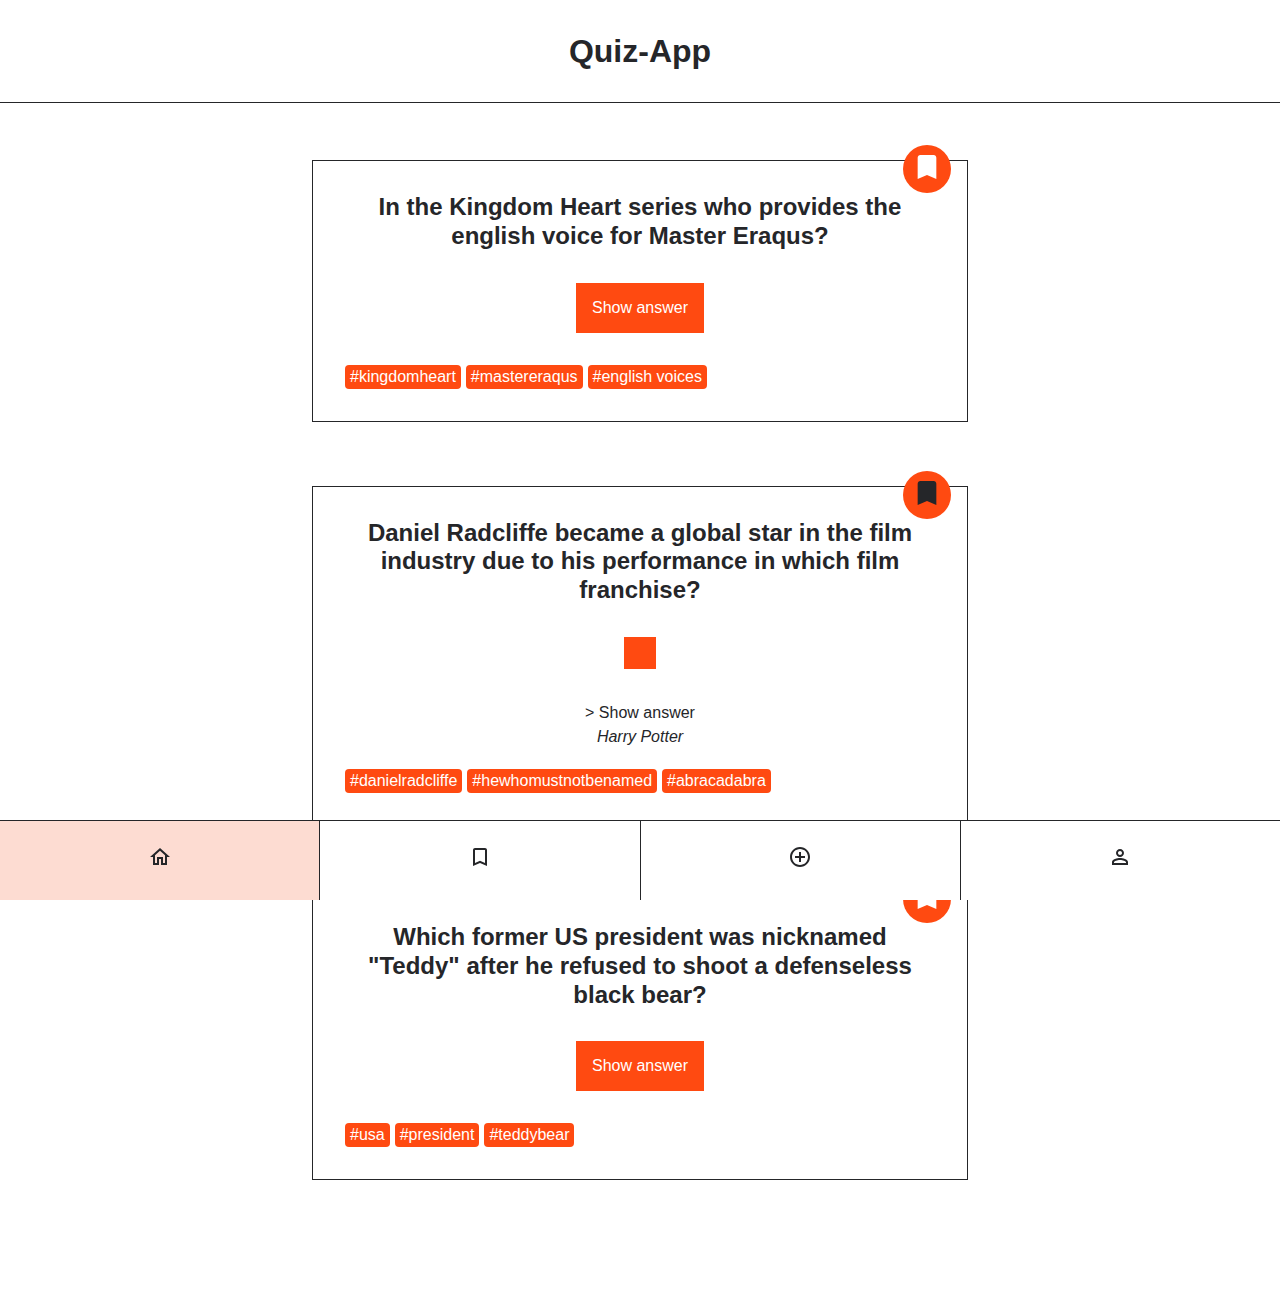
<file: index.html>
<!DOCTYPE html>
<html lang="en">
  <head>
    <meta charset="UTF-8" />
    <meta http-equiv="X-UA-Compatible" content="IE=edge" />
    <meta name="viewport" content="width=device-width, initial-scale=1.0" />
    <title>Quiz-App</title>
    <link rel="stylesheet" href="./styles.css" />
    <script src="./index.js" defer></script>
  </head>
  <body>
    <header class="header">
      <h1 class="header__title">Quiz-App</h1>
    </header>
    <main>
      <ul class="card-list">
        <!--
                FIRST CARD
              -->
        <li class="card-list__item">
          <article class="card">
            <h2 class="card__question">
              In the Kingdom Heart series who provides the english voice for
              Master Eraqus?
            </h2>
            <button class="card__button-answer" type="button" data-js="card-answer-button">
              Show answer
            </button>
            <p class="card__answer" data-js="card-answer">Mark Hamill</p>
            <ul class="card__tag-list">
              <li class="card__tag-list-item">#kingdomheart</li>
              <li class="card__tag-list-item">#mastereraqus</li>
              <li class="card__tag-list-item">#english voices</li>
            </ul>
            <div class="card__button-bookmark">
              <button class="bookmark" aria-label="bookmark" type="button">
                <svg
                  class="bookmark__icon"
                  xmlns="http://www.w3.org/2000/svg"
                  viewbox="0 0 24 24"
                  data-js="bookmark"
                >
                  <path
                    d="M17 3H7c-1.1 0-2 .9-2 2v16l7-3 7 3V5c0-1.1-.9-2-2-2z"
                  />
                </svg>
              </button>
            </div>
          </article>
        </li>
        <!--
                SECOND CARD
              -->
        <li class="card-list__item">
          <article class="card">
            <h2 class="card__question">
              Daniel Radcliffe became a global star in the film industry due to
              his performance in which film franchise?
            </h2>
            <button
              class="card__button-answer"
              type="button">
              <!--data-js="card-answer-button"-->
            </button>
            >
              Show answer
            </button>
            <p class="card__answer card__answer--active">Harry Potter</p>
            <ul class="card__tag-list">
              <li class="card__tag-list-item">#danielradcliffe</li>
              <li class="card__tag-list-item">#hewhomustnotbenamed</li>
              <li class="card__tag-list-item">#abracadabra</li>
            </ul>
            <div class="card__button-bookmark">
              <button
                class="bookmark bookmark--active"
                aria-label="bookmark"
                type="button"
              >
                <svg
                  class="bookmark__icon"
                  xmlns="http://www.w3.org/2000/svg"
                  viewbox="0 0 24 24"
                >
                  <path
                    d="M17 3H7c-1.1 0-2 .9-2 2v16l7-3 7 3V5c0-1.1-.9-2-2-2z"
                  />
                </svg>
              </button>
            </div>
          </article>
        </li>
        <!--
                THIRD CARD
              -->
        <li class="card-list__item">
          <article class="card">
            <h2 class="card__question">
              Which former US president was nicknamed &quot;Teddy&quot; after he
              refused to shoot a defenseless black bear?
            </h2>
            <button class="card__button-answer" type="button">
              Show answer
            </button>
            <p class="card__answer">Theodore Roosevelt</p>
            <ul class="card__tag-list">
              <li class="card__tag-list-item">#usa</li>
              <li class="card__tag-list-item">#president</li>
              <li class="card__tag-list-item">#teddybear</li>
            </ul>
            <div class="card__button-bookmark">
              <button class="bookmark" aria-label="bookmark" type="button">
                <svg
                  class="bookmark__icon"
                  xmlns="http://www.w3.org/2000/svg"
                  viewbox="0 0 24 24"
                >
                  <path
                    d="M17 3H7c-1.1 0-2 .9-2 2v16l7-3 7 3V5c0-1.1-.9-2-2-2z"
                  />
                </svg>
              </button>
            </div>
          </article>
        </li>
      </ul>
    </main>

    <nav class="navigation">
      <ul class="navigation__list">
        <li class="navigation__list-item navigation__list-item--active">
          <a
            class="navigation__link"
            href="/index.html"
            aria-label="go to home page"
          >
            <svg
              xmlns="http://www.w3.org/2000/svg"
              height="24px"
              viewbox="0 0 24 24"
              width="24px"
            >
              <path
                d="M12 5.69l5 4.5V18h-2v-6H9v6H7v-7.81l5-4.5M12 3L2 12h3v8h6v-6h2v6h6v-8h3L12 3z"
              />
            </svg>
          </a>
        </li>
        <li class="navigation__list-item">
          <a
            class="navigation__link"
            href="/bookmarks.html"
            aria-label="go to bookmarks page"
          >
            <svg
              xmlns="http://www.w3.org/2000/svg"
              height="24px"
              viewbox="0 0 24 24"
              width="24px"
            >
              <path
                d="M17 3H7c-1.1 0-2 .9-2 2v16l7-3 7 3V5c0-1.1-.9-2-2-2zm0 15l-5-2.18L7 18V5h10v13z"
              />
            </svg>
          </a>
        </li>
        <li class="navigation__list-item">
          <a
            class="navigation__link"
            href="/form.html"
            aria-label="go to form page"
          >
            <svg
              xmlns="http://www.w3.org/2000/svg"
              height="24px"
              viewbox="0 0 24 24"
              width="24px"
            >
              <path
                d="M 12 2 C 6.4889971 2 2 6.4889971 2 12 C 2 17.511003 6.4889971 22 12 22 C 17.511003 22 22 17.511003 22 12 C 22 6.4889971 17.511003 2 12 2 z M 12 4 C 16.430123 4 20 7.5698774 20 12 C 20 16.430123 16.430123 20 12 20 C 7.5698774 20 4 16.430123 4 12 C 4 7.5698774 7.5698774 4 12 4 z M 11 7 L 11 11 L 7 11 L 7 13 L 11 13 L 11 17 L 13 17 L 13 13 L 17 13 L 17 11 L 13 11 L 13 7 L 11 7 z"
              />
            </svg>
          </a>
        </li>
        <li class="navigation__list-item">
          <a
            class="navigation__link"
            href="/profile.html"
            aria-label="go to profile page"
          >
            <svg
              xmlns="http://www.w3.org/2000/svg"
              height="24px"
              viewbox="0 0 24 24"
              width="24px"
            >
              <path
                d="M12 6c1.1 0 2 .9 2 2s-.9 2-2 2-2-.9-2-2 .9-2 2-2m0 9c2.7 0 5.8 1.29 6 2v1H6v-.99c.2-.72 3.3-2.01 6-2.01m0-11C9.79 4 8 5.79 8 8s1.79 4 4 4 4-1.79 4-4-1.79-4-4-4zm0 9c-2.67 0-8 1.34-8 4v3h16v-3c0-2.66-5.33-4-8-4z"
              />
            </svg>
          </a>
        </li>
      </ul>
    </nav>
  </body>
</html>
</file>
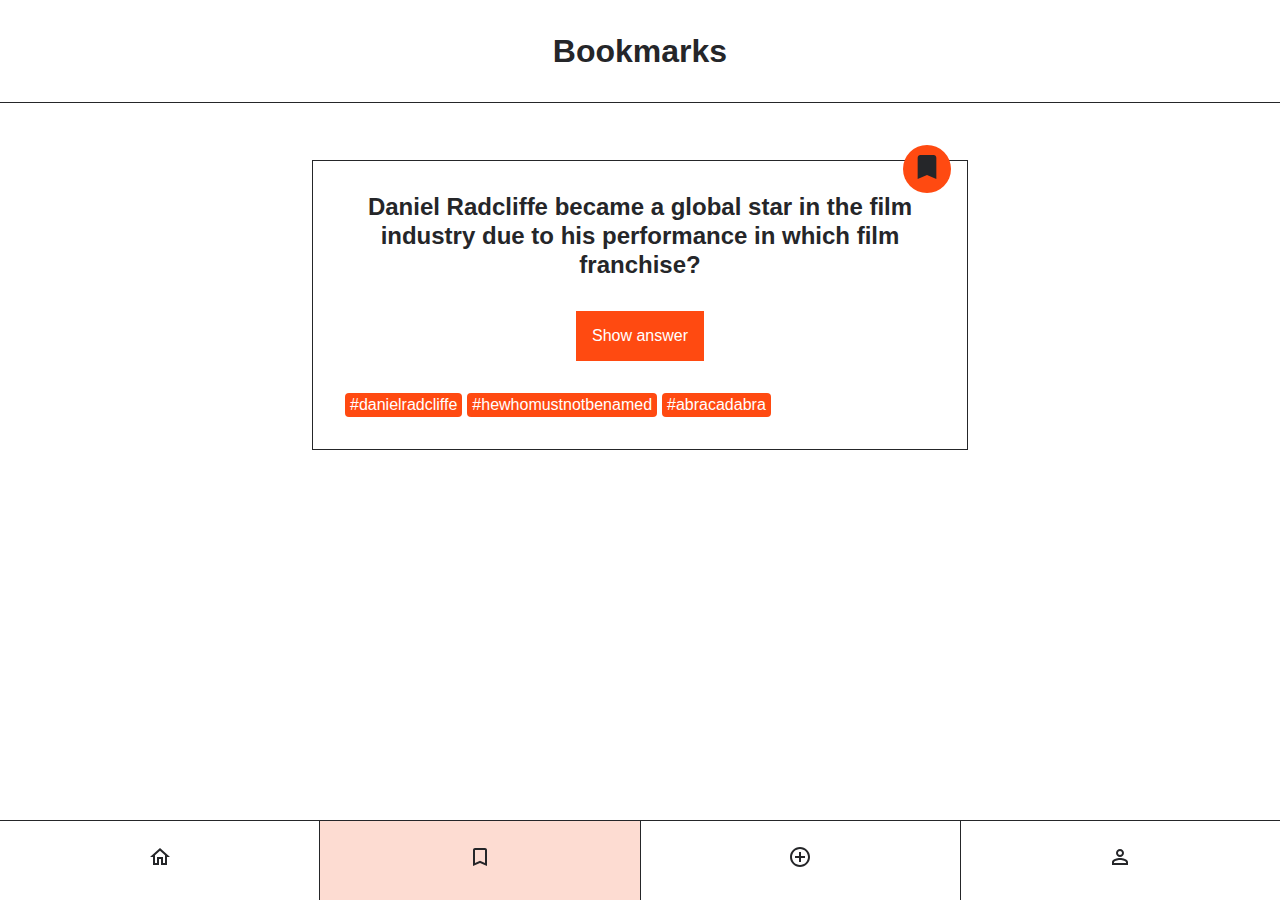
<file: bookmarks.html>
<!DOCTYPE html>
<html lang="en">
  <head>
    <meta charset="UTF-8" />
    <meta http-equiv="X-UA-Compatible" content="IE=edge" />
    <meta name="viewport" content="width=device-width, initial-scale=1.0" />
    <title>Quiz-App</title>
    <link rel="stylesheet" href="./styles.css" />
  </head>
  <body>
    <header class="header">
      <h1 class="header__title">Bookmarks</h1>
    </header>
    <main>
      <ul class="card-list">
        <li class="card-list__item">
          <article class="card">
            <h2 class="card__question">
              Daniel Radcliffe became a global star in the film industry due to
              his performance in which film franchise?
            </h2>
            <button class="card__button-answer" type="button">
              Show answer
            </button>
            <p class="card__answer">Harry Potter</p>
            <ul class="card__tag-list">
              <li class="card__tag-list-item">#danielradcliffe</li>
              <li class="card__tag-list-item">#hewhomustnotbenamed</li>
              <li class="card__tag-list-item">#abracadabra</li>
            </ul>
            <div class="card__button-bookmark">
              <button
                class="bookmark bookmark--active"
                aria-label="bookmark"
                type="button"
              >
                <svg
                  class="bookmark__icon"
                  xmlns="http://www.w3.org/2000/svg"
                  viewbox="0 0 24 24"
                >
                  <path
                    d="M17 3H7c-1.1 0-2 .9-2 2v16l7-3 7 3V5c0-1.1-.9-2-2-2z"
                  />
                </svg>
              </button>
            </div>
          </article>
        </li>
      </ul>
    </main>

    <nav class="navigation">
      <ul class="navigation__list">
        <li class="navigation__list-item">
          <a
            class="navigation__link"
            href="/index.html"
            aria-label="go to home page"
          >
            <svg
              xmlns="http://www.w3.org/2000/svg"
              height="24px"
              viewbox="0 0 24 24"
              width="24px"
            >
              <path
                d="M12 5.69l5 4.5V18h-2v-6H9v6H7v-7.81l5-4.5M12 3L2 12h3v8h6v-6h2v6h6v-8h3L12 3z"
              />
            </svg>
          </a>
        </li>
        <li class="navigation__list-item navigation__list-item--active">
          <a
            class="navigation__link"
            href="/bookmarks.html"
            aria-label="go to bookmarks page"
          >
            <svg
              xmlns="http://www.w3.org/2000/svg"
              height="24px"
              viewbox="0 0 24 24"
              width="24px"
            >
              <path
                d="M17 3H7c-1.1 0-2 .9-2 2v16l7-3 7 3V5c0-1.1-.9-2-2-2zm0 15l-5-2.18L7 18V5h10v13z"
              />
            </svg>
          </a>
        </li>
        <li class="navigation__list-item">
          <a
            class="navigation__link"
            href="/form.html"
            aria-label="go to form page"
          >
            <svg
              xmlns="http://www.w3.org/2000/svg"
              height="24px"
              viewbox="0 0 24 24"
              width="24px"
            >
              <path
                d="M 12 2 C 6.4889971 2 2 6.4889971 2 12 C 2 17.511003 6.4889971 22 12 22 C 17.511003 22 22 17.511003 22 12 C 22 6.4889971 17.511003 2 12 2 z M 12 4 C 16.430123 4 20 7.5698774 20 12 C 20 16.430123 16.430123 20 12 20 C 7.5698774 20 4 16.430123 4 12 C 4 7.5698774 7.5698774 4 12 4 z M 11 7 L 11 11 L 7 11 L 7 13 L 11 13 L 11 17 L 13 17 L 13 13 L 17 13 L 17 11 L 13 11 L 13 7 L 11 7 z"
              />
            </svg>
          </a>
        </li>
        <li class="navigation__list-item">
          <a
            class="navigation__link"
            href="/profile.html"
            aria-label="go to profile page"
          >
            <svg
              xmlns="http://www.w3.org/2000/svg"
              height="24px"
              viewbox="0 0 24 24"
              width="24px"
            >
              <path
                d="M12 6c1.1 0 2 .9 2 2s-.9 2-2 2-2-.9-2-2 .9-2 2-2m0 9c2.7 0 5.8 1.29 6 2v1H6v-.99c.2-.72 3.3-2.01 6-2.01m0-11C9.79 4 8 5.79 8 8s1.79 4 4 4 4-1.79 4-4-1.79-4-4-4zm0 9c-2.67 0-8 1.34-8 4v3h16v-3c0-2.66-5.33-4-8-4z"
              />
            </svg>
          </a>
        </li>
      </ul>
    </nav>
  </body>
</html>
</file>
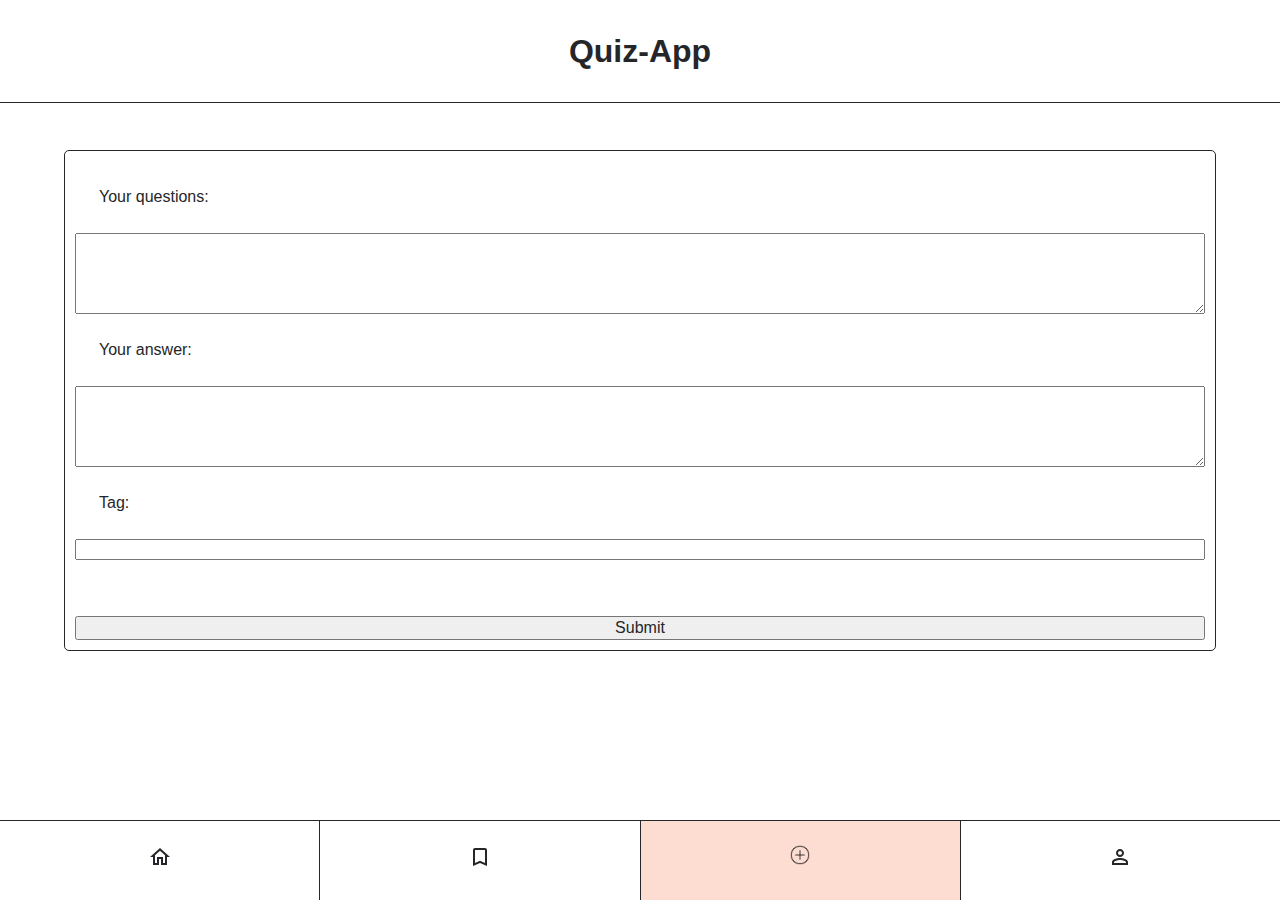
<file: form.html>
<!DOCTYPE html>
<html lang="en">
  <head>
    <meta charset="UTF-8" />
    <meta http-equiv="X-UA-Compatible" content="IE=edge" />
    <meta name="viewport" content="width=device-width, initial-scale=1.0" />
    <title>Quiz-App</title>
    <link rel="stylesheet" href="./styles.css" />
    <script src="./index.js"></script>
  </head>
  <body>
    <header class="header">
      <h1 class="header__title">Quiz-App</h1>
    </header>
    <main>
      <form class="form" aria-labelledby="Quiz-App">
        <label for="your-question">Your questions:</label>
        <textarea
          name="your-question"
          id="your-question"
          cols="30"
          rows="5"
        ></textarea>
        <label for="your-answer">Your answer:</label>
        <textarea
          name="your-answer"
          id="your-answer"
          cols="30"
          rows="5"
        ></textarea>
        <label for="tag">Tag:</label>
        <input type="text" name="tag" id="tag" />
        <label for="submit"></label>
        <button id="submit">Submit</button>
      </form>
      <ul class="form-card-list"></ul>
    </main>
    <nav class="navigation">
      <ul class="navigation__list">
        <li class="navigation__list-item">
          <a
            class="navigation__link"
            href="/index.html"
            aria-label="go to home page"
          >
            <svg
              xmlns="http://www.w3.org/2000/svg"
              height="24px"
              viewbox="0 0 24 24"
              width="24px"
            >
              <path
                d="M12 5.69l5 4.5V18h-2v-6H9v6H7v-7.81l5-4.5M12 3L2 12h3v8h6v-6h2v6h6v-8h3L12 3z"
              />
            </svg>
          </a>
        </li>
        <li class="navigation__list-item">
          <a
            class="navigation__link"
            href="/bookmarks.html"
            aria-label="go to bookmarks page"
          >
            <svg
              xmlns="http://www.w3.org/2000/svg"
              height="24px"
              viewbox="0 0 24 24"
              width="24px"
            >
              <path
                d="M17 3H7c-1.1 0-2 .9-2 2v16l7-3 7 3V5c0-1.1-.9-2-2-2zm0 15l-5-2.18L7 18V5h10v13z"
              />
            </svg>
          </a>
        </li>
        <li class="navigation__list-item navigation__list-item--active">
          <img
            src="./images/icons8-plus-50.png"
            alt="logo-form"
            class="logo-form"
          />
        </li>
        <li class="navigation__list-item">
          <a
            class="navigation__link"
            href="/profile.html"
            aria-label="go to profile page"
          >
            <svg
              xmlns="http://www.w3.org/2000/svg"
              height="24px"
              viewbox="0 0 24 24"
              width="24px"
            >
              <path
                d="M12 6c1.1 0 2 .9 2 2s-.9 2-2 2-2-.9-2-2 .9-2 2-2m0 9c2.7 0 5.8 1.29 6 2v1H6v-.99c.2-.72 3.3-2.01 6-2.01m0-11C9.79 4 8 5.79 8 8s1.79 4 4 4 4-1.79 4-4-1.79-4-4-4zm0 9c-2.67 0-8 1.34-8 4v3h16v-3c0-2.66-5.33-4-8-4z"
              />
            </svg>
          </a>
        </li>
      </ul>
    </nav>
  </body>
</html>
</file>
<file: styles.css>
@import "./global.css";

@import "./components/bookmark/bookmark.css";
@import "./components/card-list/card-list.css";
@import "./components/card/card.css";
@import "./components/header/header.css";
@import "./components/navigation/navigation.css";
@import "./components/profile/profile.css";
@import "./components/counter-list/counter-list.css";
@import "./components/form/form.css";
</file>
